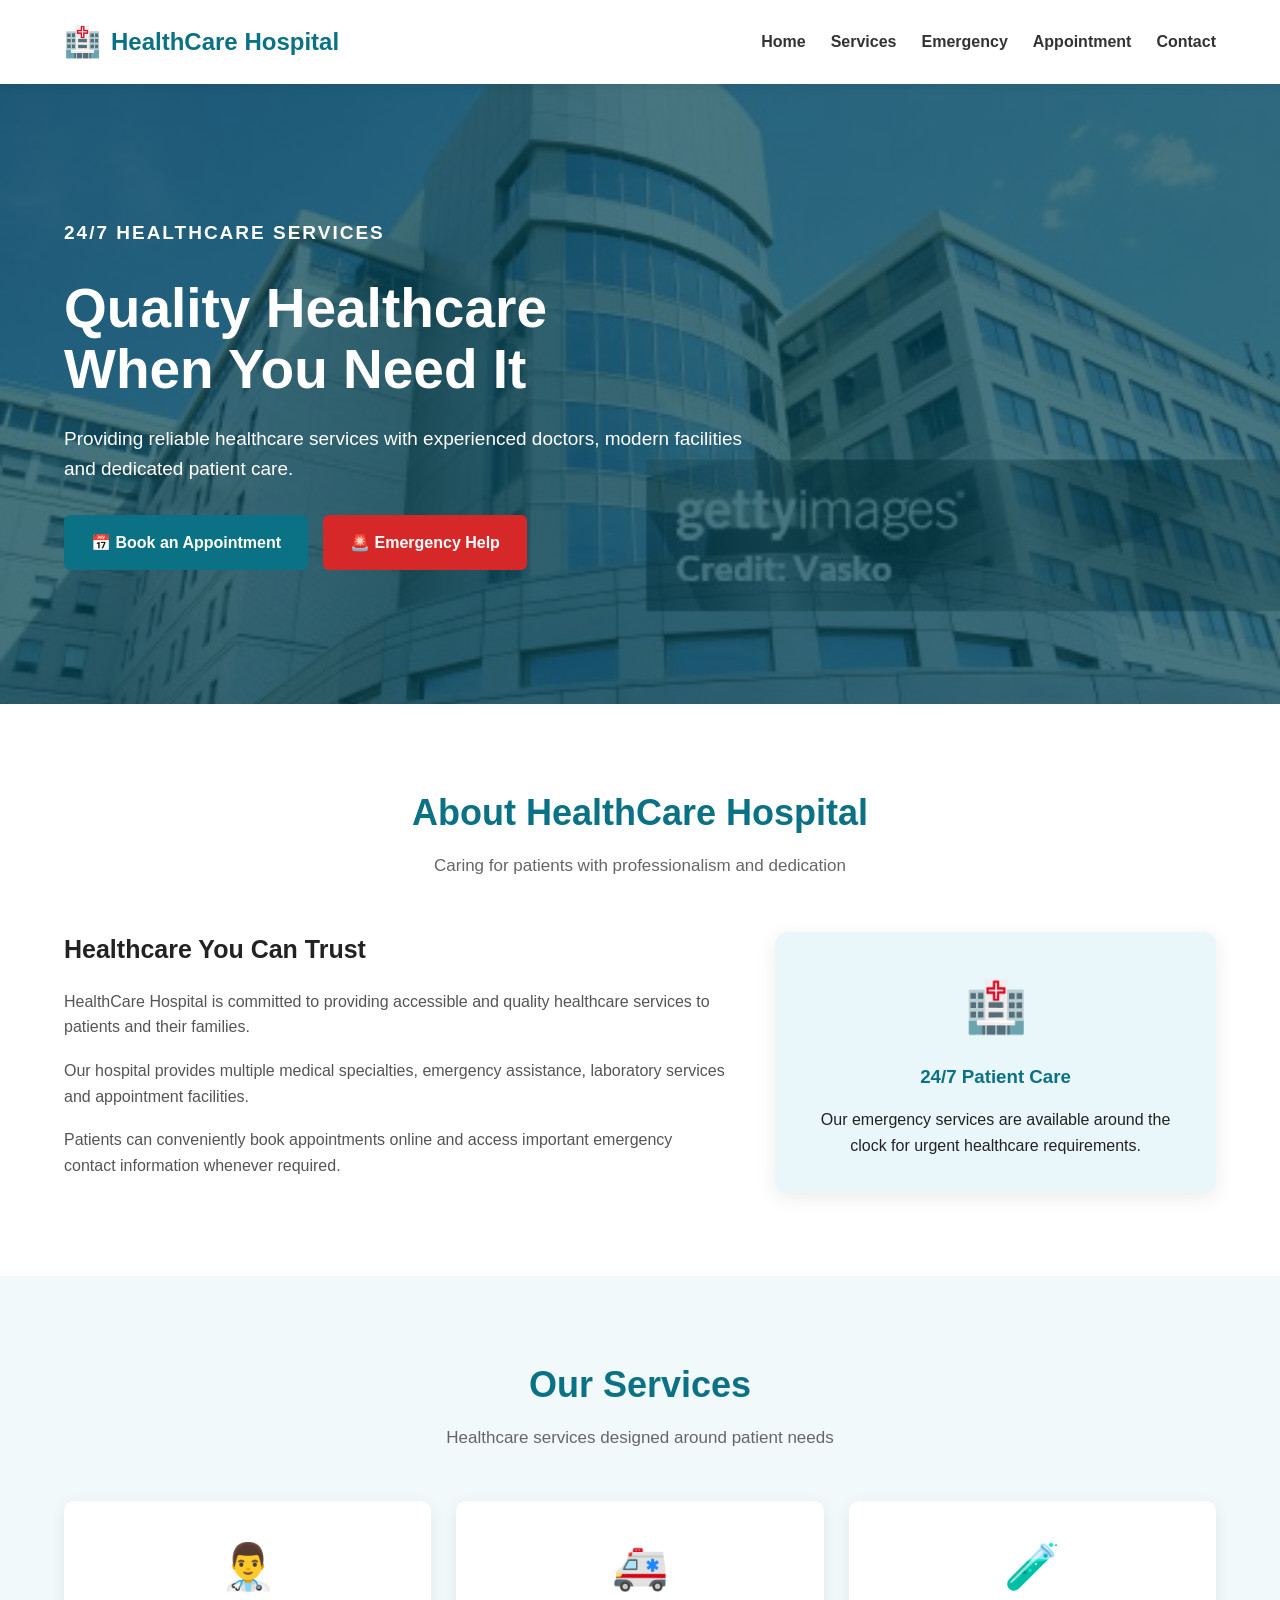
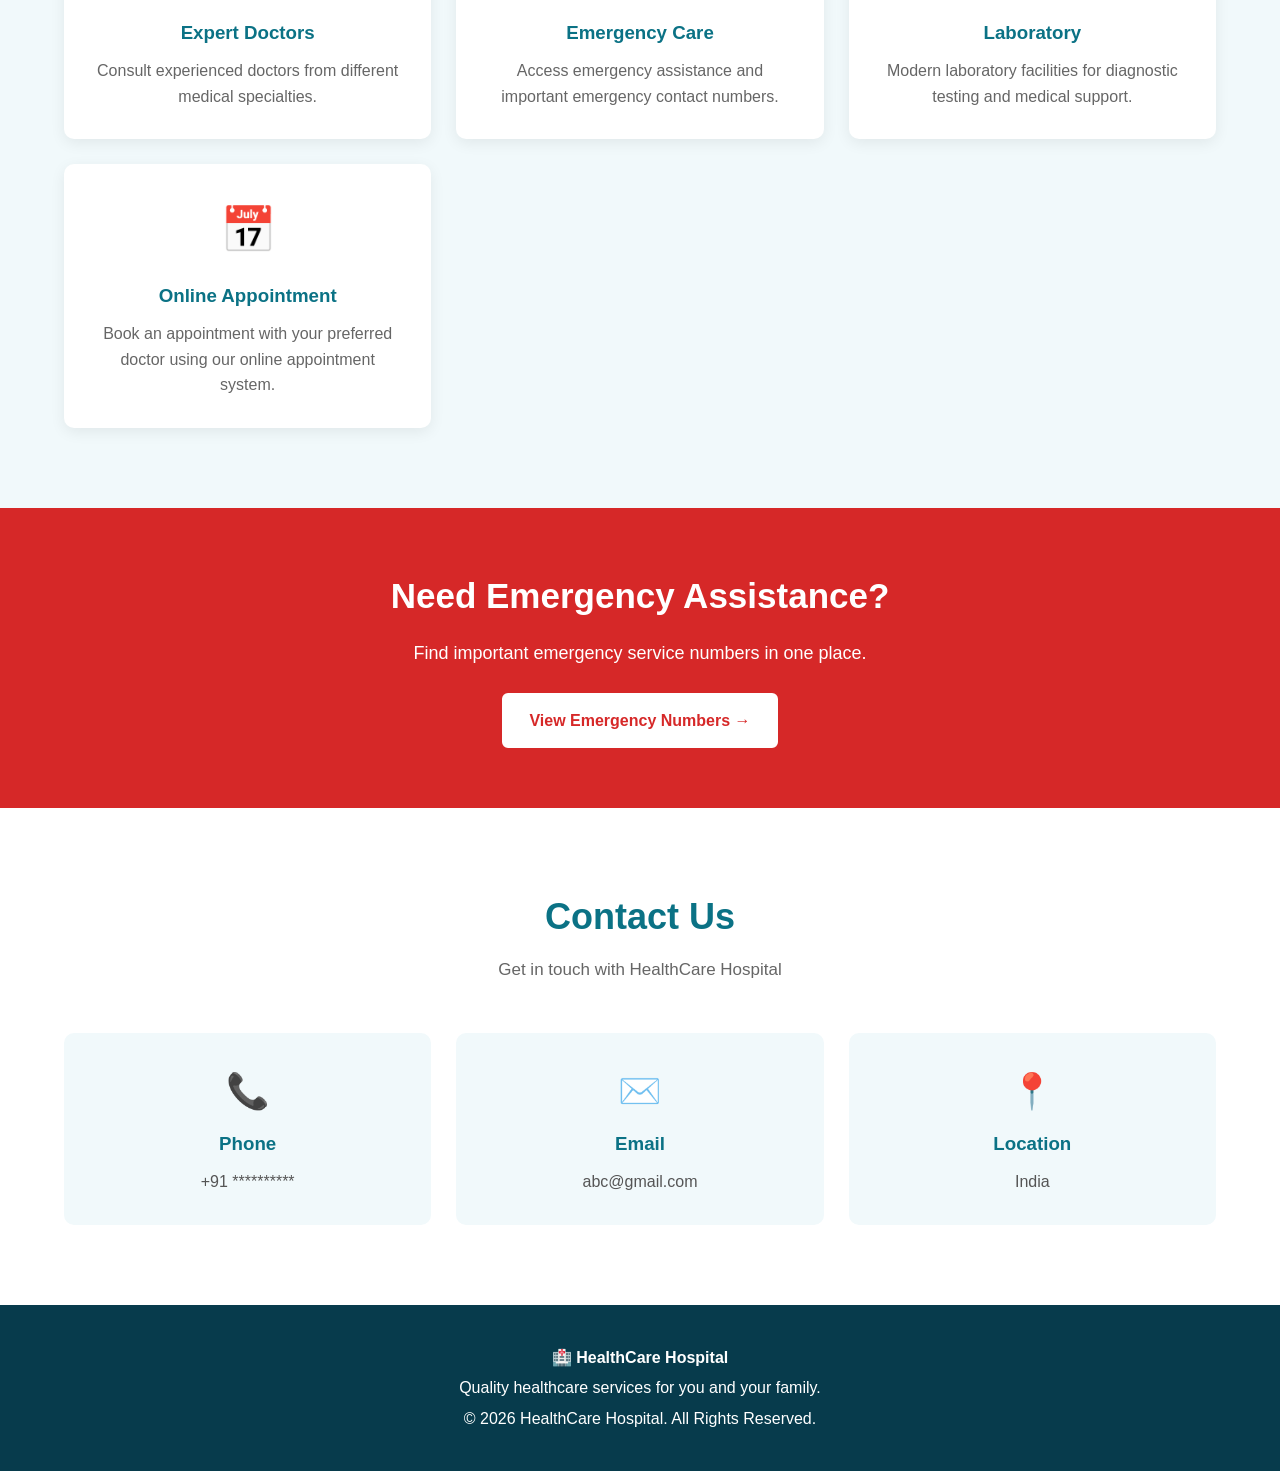
<file: index.html>
<!DOCTYPE html>
<html lang="en">
<head>
    <meta charset="UTF-8">
    <meta name="viewport" content="width=device-width, initial-scale=1.0">
    <title>HealthCare Hospital - Home</title>
    <link rel="stylesheet" href="style.css">
</head>
<body>

    <!-- Header -->
    <header>
        <div class="header-container">
            <div class="logo">
                <span class="logo-icon">🏥</span> HealthCare Hospital
            </div>
            <nav>
                <a href="index.html">Home</a>
                <a href="#services">Services</a>
                <a href="emergency.html">Emergency</a>
                <a href="appointement.html">Appointment</a>
                <a href="#contact">Contact</a>
            </nav>
        </div>
    </header>

    <!-- Hero -->
    <section class="hero">
        <div class="hero-content">
            <p class="hero-small-text">24/7 HEALTHCARE SERVICES</p>
            <h1>Quality Healthcare<br>When You Need It</h1>
            <p>
                Providing reliable healthcare services with experienced
                doctors, modern facilities and dedicated patient care.
            </p>
            <div class="hero-buttons">
                <a href="appointement.html" class="btn primary-btn">
                    📅 Book an Appointment
                </a>
                <a href="emergency.html" class="btn emergency-btn">
                    🚨 Emergency Help
                </a>
            </div>
        </div>
    </section>

    <!-- About -->
    <section class="about">
        <div class="container">
            <div class="section-title">
                <h2>About HealthCare Hospital</h2>
                <p>Caring for patients with professionalism and dedication</p>
            </div>

            <div class="about-grid">
                <div class="about-text">
                    <h3>Healthcare You Can Trust</h3>
                    <p>
                        HealthCare Hospital is committed to providing
                        accessible and quality healthcare services to
                        patients and their families.
                    </p>
                    <p>
                        Our hospital provides multiple medical specialties,
                        emergency assistance, laboratory services and
                        appointment facilities.
                    </p>
                    <p>
                        Patients can conveniently book appointments online
                        and access important emergency contact information
                        whenever required.
                    </p>
                </div>

                <div class="about-card">
                    <div class="about-icon">🏥</div>
                    <h3>24/7 Patient Care</h3>
                    <p>
                        Our emergency services are available around the clock
                        for urgent healthcare requirements.
                    </p>
                </div>
            </div>
        </div>
    </section>

    <!-- Services -->
    <section class="services-section" id="services">
        <div class="container">
            <div class="section-title">
                <h2>Our Services</h2>
                <p>Healthcare services designed around patient needs</p>
            </div>

            <div class="services-grid">
                <div class="card">
                    <div class="card-icon">👨‍⚕️</div>
                    <h3>Expert Doctors</h3>
                    <p>
                        Consult experienced doctors from different
                        medical specialties.
                    </p>
                </div>

                <div class="card">
                    <div class="card-icon">🚑</div>
                    <h3>Emergency Care</h3>
                    <p>
                        Access emergency assistance and important
                        emergency contact numbers.
                    </p>
                </div>

                <div class="card">
                    <div class="card-icon">🧪</div>
                    <h3>Laboratory</h3>
                    <p>
                        Modern laboratory facilities for diagnostic
                        testing and medical support.
                    </p>
                </div>

                <div class="card">
                    <div class="card-icon">📅</div>
                    <h3>Online Appointment</h3>
                    <p>
                        Book an appointment with your preferred doctor
                        using our online appointment system.
                    </p>
                </div>
            </div>
        </div>
    </section>

    <!-- Emergency CTA -->
    <section class="emergency-banner">
        <div>
            <h2>Need Emergency Assistance?</h2>
            <p>Find important emergency service numbers in one place.</p>
        </div>
        <a href="emergency.html" class="btn">
            View Emergency Numbers →
        </a>
    </section>

    <!-- Contact -->
    <section class="contact-section" id="contact">
        <div class="container">
            <div class="section-title">
                <h2>Contact Us</h2>
                <p>Get in touch with HealthCare Hospital</p>
            </div>

            <div class="contact-grid">
                <div class="contact-card">
                    <span>📞</span>
                    <h3>Phone</h3>
                    <p>+91 **********</p>
                </div>

                <div class="contact-card">
                    <span>✉️</span>
                    <h3>Email</h3>
                    <p>abc@gmail.com</p>
                </div>

                <div class="contact-card">
                    <span>📍</span>
                    <h3>Location</h3>
                    <p>India</p>
                </div>
            </div>
        </div>
    </section>

    <!-- Footer -->
    <footer>
        <p><strong>🏥 HealthCare Hospital</strong></p>
        <p>Quality healthcare services for you and your family.</p>
        <p>© 2026 HealthCare Hospital. All Rights Reserved.</p>
    </footer>

</body>
</html>
</file>
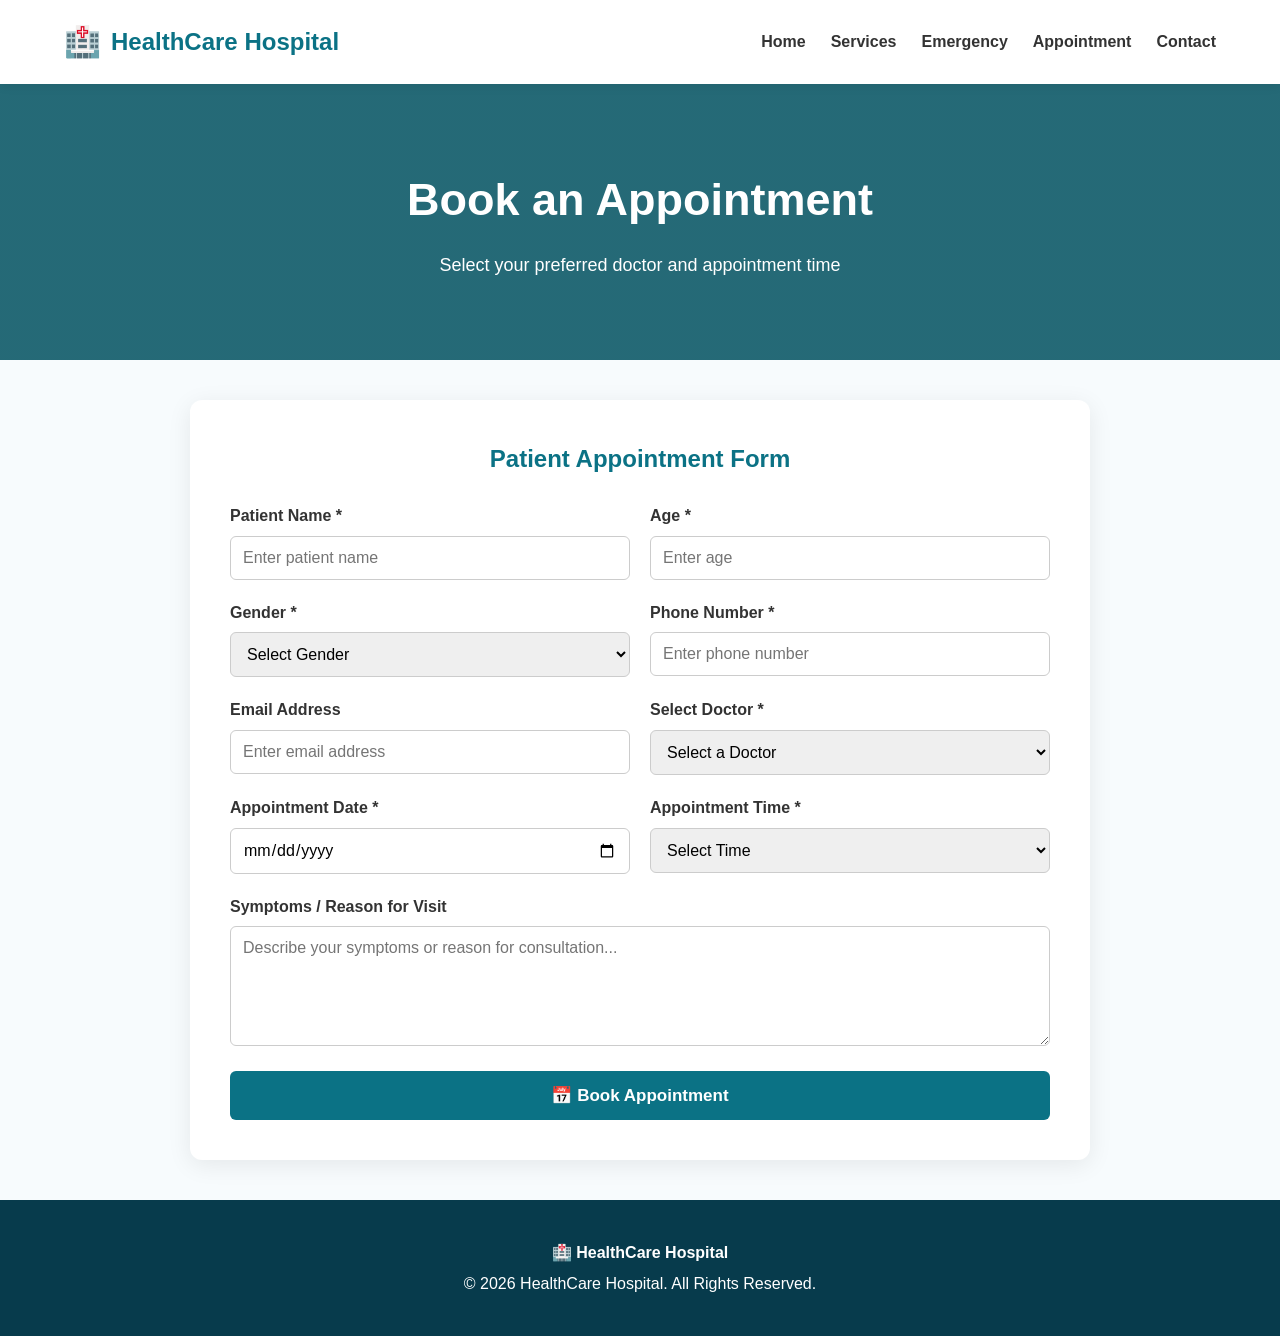
<file: appointement.html>
<!DOCTYPE html>
<html lang="en">
<head>
    <meta charset="UTF-8">
    <meta name="viewport" content="width=device-width, initial-scale=1.0">
    <title>HealthCare Hospital - Appointment</title>
    <link rel="stylesheet" href="style.css">
</head>
<body>

    <!-- Header -->
    <header>
        <div class="header-container">
            <div class="logo">
                <span class="logo-icon">🏥</span> HealthCare Hospital
            </div>
            <nav>
                <a href="index.html">Home</a>
                <a href="index.html#services">Services</a>
                <a href="emergency.html">Emergency</a>
                <a href="appointement.html">Appointment</a>
                <a href="index.html#contact">Contact</a>
            </nav>
        </div>
    </header>

    <!-- Appointment Hero -->
    <section class="page-hero">
        <h1>Book an Appointment</h1>
        <p>Select your preferred doctor and appointment time</p>
    </section>

    <!-- Appointment -->
    <main class="container">
        <div class="appointment-box">
            <h2>Patient Appointment Form</h2>

            <form id="appointmentForm">
                <div class="form-grid">

                    <!-- Patient Name -->
                    <div class="form-group">
                        <label for="patientName">Patient Name *</label>
                        <input type="text" id="patientName" placeholder="Enter patient name" required>
                    </div>

                    <!-- Age -->
                    <div class="form-group">
                        <label for="age">Age *</label>
                        <input type="number" id="age" placeholder="Enter age" min="1" max="120" required>
                    </div>

                    <!-- Gender -->
                    <div class="form-group">
                        <label for="gender">Gender *</label>
                        <select id="gender" required>
                            <option value="">Select Gender</option>
                            <option value="Male">Male</option>
                            <option value="Female">Female</option>
                            <option value="Other">Other</option>
                        </select>
                    </div>

                    <!-- Phone -->
                    <div class="form-group">
                        <label for="phone">Phone Number *</label>
                        <input type="tel" id="phone" placeholder="Enter phone number" pattern="[0-9]{10}" maxlength="10" required>
                    </div>

                    <!-- Email -->
                    <div class="form-group">
                        <label for="email">Email Address</label>
                        <input type="email" id="email" placeholder="Enter email address">
                    </div>

                    <!-- Doctor -->
                    <div class="form-group">
                        <label for="doctor">Select Doctor *</label>
                        <select id="doctor" required>
                            <option value="">Select a Doctor</option>
                            <option value="Dr. Rajesh Kumar" data-specialty="Cardiologist" data-time="10:00 AM - 2:00 PM">
                                Dr. Rajesh Kumar - Cardiologist
                            </option>
                            <option value="Dr. Priya Sharma" data-specialty="Dermatologist" data-time="9:00 AM - 1:00 PM">
                                Dr. Priya Sharma - Dermatologist
                            </option>
                            <option value="Dr. Amit Patel" data-specialty="Neurologist" data-time="2:00 PM - 6:00 PM">
                                Dr. Amit Patel - Neurologist
                            </option>
                            <option value="Dr. Sneha Reddy" data-specialty="Pediatrician" data-time="10:00 AM - 4:00 PM">
                                Dr. Sneha Reddy - Pediatrician
                            </option>
                            <option value="Dr. Kayum" data-specialty="Orthopedic Surgeon" data-time="11:00 AM - 5:00 PM">
                                Dr. Kayum - Orthopedic Surgeon
                            </option>
                        </select>
                    </div>

                    <!-- Doctor Information -->
                    <div class="doctor-info form-group full-width" id="doctorInfo">
                        <h4 id="doctorSpecialty"></h4>
                        <p id="doctorTime"></p>
                    </div>

                    <!-- Date -->
                    <div class="form-group">
                        <label for="date">Appointment Date *</label>
                        <input type="date" id="date" required>
                    </div>

                    <!-- Time -->
                    <div class="form-group">
                        <label for="time">Appointment Time *</label>
                        <select id="time" required>
                            <option value="">Select Time</option>
                            <option value="09:00 AM">09:00 AM</option>
                            <option value="10:00 AM">10:00 AM</option>
                            <option value="11:00 AM">11:00 AM</option>
                            <option value="12:00 PM">12:00 PM</option>
                            <option value="01:00 PM">01:00 PM</option>
                            <option value="02:00 PM">02:00 PM</option>
                            <option value="03:00 PM">03:00 PM</option>
                            <option value="04:00 PM">04:00 PM</option>
                            <option value="05:00 PM">05:00 PM</option>
                        </select>
                    </div>

                    <!-- Symptoms -->
                    <div class="form-group full-width">
                        <label for="symptoms">Symptoms / Reason for Visit</label>
                        <textarea id="symptoms" placeholder="Describe your symptoms or reason for consultation..."></textarea>
                    </div>

                </div>

                <button type="submit" class="submit-btn">📅 Book Appointment</button>
            </form>
        </div>
    </main>
    </div>
    <!-- Success Popup -->
<div class="popup" id="successPopup">
    <div class="popup-content">

        <div class="popup-icon">✓</div>

        <h2>Appointment Booked!</h2>

        <p class="popup-subtitle">
            Your appointment has been successfully confirmed.
        </p>

        <div class="popup-details" id="popupDetails"></div>

        <button class="popup-btn" id="closePopupBtn">
            OK, Got It
        </button>

    </div>
</div>

    <!-- Footer -->
    <footer>
        <p><strong>🏥 HealthCare Hospital</strong></p>
        <p>© 2026 HealthCare Hospital. All Rights Reserved.</p>
    </footer>

    <script src="script.js"></script>

</body>
</html>
</file>
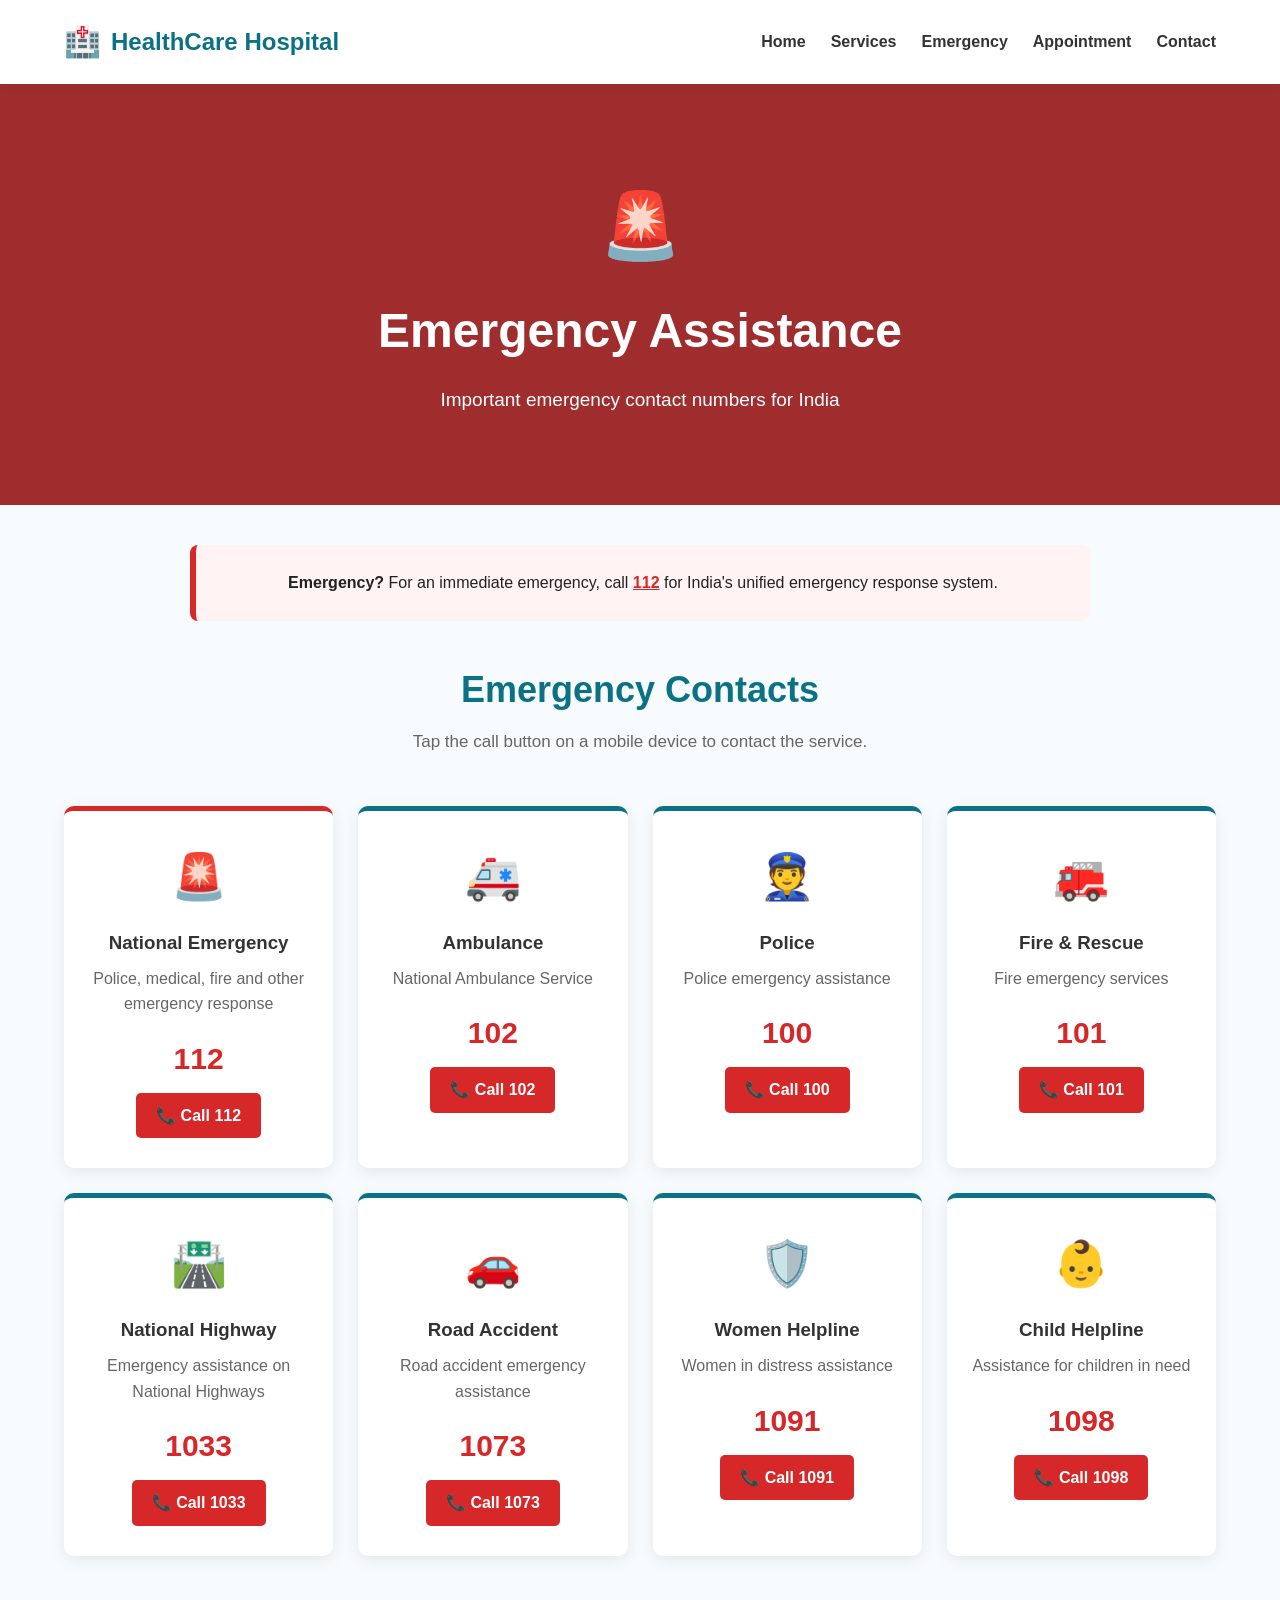
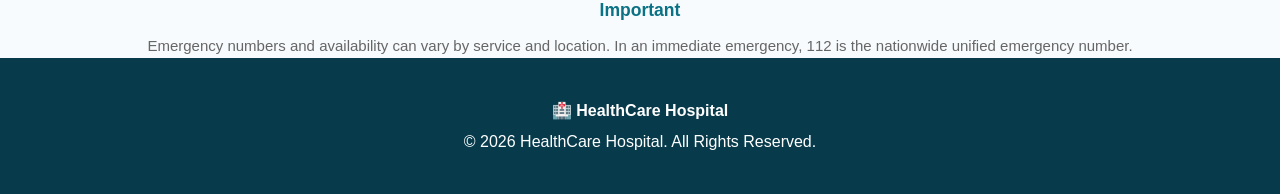
<file: emergency.html>
<!DOCTYPE html>
<html lang="en">
<head>
    <meta charset="UTF-8">
    <meta name="viewport" content="width=device-width, initial-scale=1.0">
    <title>HealthCare Hospital - Emergency</title>
    <link rel="stylesheet" href="style.css">
</head>
<body>

    <!-- Header -->
    <header>
        <div class="header-container">
            <div class="logo">
                <span class="logo-icon">🏥</span> HealthCare Hospital
            </div>
            <nav>
                <a href="index.html">Home</a>
                <a href="index.html#services">Services</a>
                <a href="emergency.html">Emergency</a>
                <a href="appointement.html">Appointment</a>
                <a href="index.html#contact">Contact</a>
            </nav>
        </div>
    </header>

    <!-- Emergency Hero -->
    <section class="emergency-hero">
        <div>
            <div class="large-emergency-icon">🚨</div>
            <h1>Emergency Assistance</h1>
            <p>Important emergency contact numbers for India</p>
        </div>
    </section>

    <!-- Emergency Information -->
    <main class="container">
        <div class="emergency-notice">
            <strong>Emergency?</strong>
            <span>For an immediate emergency, call</span>
            <a href="tel:112">112</a>
            <span>for India's unified emergency response system.</span>
        </div>

        <div class="section-title">
            <h2>Emergency Contacts</h2>
            <p>Tap the call button on a mobile device to contact the service.</p>
        </div>

        <div class="emergency-grid">

            <!-- 112 -->
            <div class="emergency-card priority">
                <div class="emergency-card-icon">🚨</div>
                <h3>National Emergency</h3>
                <p>Police, medical, fire and other emergency response</p>
                <div class="emergency-number">112</div>
                <a href="tel:112" class="call-btn">📞 Call 112</a>
            </div>

            <!-- Ambulance -->
            <div class="emergency-card">
                <div class="emergency-card-icon">🚑</div>
                <h3>Ambulance</h3>
                <p>National Ambulance Service</p>
                <div class="emergency-number">102</div>
                <a href="tel:102" class="call-btn">📞 Call 102</a>
            </div>

            <!-- Police -->
            <div class="emergency-card">
                <div class="emergency-card-icon">👮</div>
                <h3>Police</h3>
                <p>Police emergency assistance</p>
                <div class="emergency-number">100</div>
                <a href="tel:100" class="call-btn">📞 Call 100</a>
            </div>

            <!-- Fire -->
            <div class="emergency-card">
                <div class="emergency-card-icon">🚒</div>
                <h3>Fire &amp; Rescue</h3>
                <p>Fire emergency services</p>
                <div class="emergency-number">101</div>
                <a href="tel:101" class="call-btn">📞 Call 101</a>
            </div>

            <!-- Highway -->
            <div class="emergency-card">
                <div class="emergency-card-icon">🛣️</div>
                <h3>National Highway</h3>
                <p>Emergency assistance on National Highways</p>
                <div class="emergency-number">1033</div>
                <a href="tel:1033" class="call-btn">📞 Call 1033</a>
            </div>

            <!-- Road Accident -->
            <div class="emergency-card">
                <div class="emergency-card-icon">🚗</div>
                <h3>Road Accident</h3>
                <p>Road accident emergency assistance</p>
                <div class="emergency-number">1073</div>
                <a href="tel:1073" class="call-btn">📞 Call 1073</a>
            </div>

            <!-- Women -->
            <div class="emergency-card">
                <div class="emergency-card-icon">🛡️</div>
                <h3>Women Helpline</h3>
                <p>Women in distress assistance</p>
                <div class="emergency-number">1091</div>
                <a href="tel:1091" class="call-btn">📞 Call 1091</a>
            </div>

            <!-- Child -->
            <div class="emergency-card">
                <div class="emergency-card-icon">👶</div>
                <h3>Child Helpline</h3>
                <p>Assistance for children in need</p>
                <div class="emergency-number">1098</div>
                <a href="tel:1098" class="call-btn">📞 Call 1098</a>
            </div>

        </div>

        <div class="emergency-footer-note">
            <h3>Important</h3>
            <p>
                Emergency numbers and availability can vary by service
                and location. In an immediate emergency, 112 is the
                nationwide unified emergency number.
            </p>
        </div>
    </main>

    <!-- Footer -->
    <footer>
        <p><strong>🏥 HealthCare Hospital</strong></p>
        <p>© 2026 HealthCare Hospital. All Rights Reserved.</p>
    </footer>

</body>
</html>
</file>
<file: style.css>
/* ================================
   GLOBAL STYLES
================================ */
* {
    margin: 0;
    padding: 0;
    box-sizing: border-box;
}

html {
    scroll-behavior: smooth;
}

body {
    font-family: Arial, Helvetica, sans-serif;
    line-height: 1.6;
    color: #222;
    background-color: #f7fbfd;
}

a {
    text-decoration: none;
}

.container {
    width: 90%;
    max-width: 1200px;
    margin: auto;
}

/* ================================
   HEADER
================================ */
header {
    background: #ffffff;
    padding: 18px 0;
    box-shadow: 0 2px 10px rgba(0, 0, 0, 0.08);
    position: sticky;
    top: 0;
    z-index: 1000;
}

.header-container {
    width: 90%;
    max-width: 1200px;
    margin: auto;
    display: flex;
    justify-content: space-between;
    align-items: center;
}

.logo {
    display: flex;
    align-items: center;
    gap: 10px;
    color: #0b7285;
    font-size: 24px;
    font-weight: bold;
}

.logo-icon {
    font-size: 30px;
}

nav {
    display: flex;
    gap: 25px;
}

nav a {
    color: #333;
    font-weight: 600;
    transition: 0.3s;
}

nav a:hover {
    color: #0b7285;
}

/* ================================
   HERO
================================ */
.hero {
    min-height: 620px;
    background:
        linear-gradient(rgba(0, 65, 80, 0.72), rgba(0, 65, 80, 0.72)),
        url("images/gettyimages-173799627-170667a.jpg");
    background-size: cover;
    background-position: center;
    display: flex;
    align-items: center;
    color: white;
    padding: 80px 0;
}

.hero-content {
    width: 90%;
    max-width: 1200px;
    margin: auto;
}

.hero-small-text {
    font-size: 18px;
    font-weight: bold;
    letter-spacing: 2px;
    margin-bottom: 15px;
}

.hero h1 {
    font-size: 55px;
    line-height: 1.1;
    max-width: 650px;
    margin-bottom: 25px;
}

.hero p {
    font-size: 19px;
    max-width: 700px;
    margin-bottom: 30px;
}

.hero-buttons {
    margin-top: 30px;
    display: flex;
    gap: 15px;
    flex-wrap: wrap;
}

/* ================================
   BUTTONS
================================ */
.btn {
    display: inline-block;
    padding: 13px 25px;
    border-radius: 6px;
    background: #0b7285;
    color: white;
    font-weight: bold;
    border: 2px solid #0b7285;
    transition: 0.3s;
    cursor: pointer;
}

.btn:hover {
    background: #095c6b;
    border-color: #095c6b;
    transform: translateY(-2px);
}

.primary-btn {
    background: #0b7285;
    border-color: #0b7285;
    color: white;
}

.primary-btn:hover {
    background: #095c6b;
}

.emergency-btn {
    background: #d62828;
    border-color: #d62828;
    color: white;
}

.emergency-btn:hover {
    background: #b51f1f;
    border-color: #b51f1f;
}

/* ================================
   SECTION COMMON STYLES
================================ */
section {
    padding: 80px 0;
}

.section-title {
    text-align: center;
    margin-bottom: 50px;
}

.section-title h2 {
    font-size: 36px;
    color: #0b7285;
    margin-bottom: 10px;
}

.section-title p {
    color: #666;
    font-size: 17px;
}

/* ================================
   ABOUT SECTION
================================ */
.about {
    background: white;
}

.about-grid {
    display: grid;
    grid-template-columns: 1.5fr 1fr;
    gap: 50px;
    align-items: center;
}

.about-text h3 {
    font-size: 25px;
    margin-bottom: 20px;
}

.about-text p {
    margin-bottom: 18px;
    color: #555;
}

.about-card {
    background: #e9f7fa;
    padding: 35px;
    border-radius: 12px;
    text-align: center;
    box-shadow: 0 5px 20px rgba(0, 0, 0, 0.08);
}

.about-card h3 {
    color: #0b7285;
    margin: 15px 0;
}

.about-icon {
    font-size: 50px;
}

/* ================================
   SERVICES
================================ */
.services-section {
    background: #f1f9fb;
}

.services-grid {
    display: grid;
    grid-template-columns: repeat(3, 1fr);
    gap: 25px;
}

.card {
    background: white;
    padding: 30px;
    border-radius: 10px;
    text-align: center;
    box-shadow: 0 4px 15px rgba(0, 0, 0, 0.07);
    transition: 0.3s;
}

.card:hover {
    transform: translateY(-5px);
    box-shadow: 0 8px 25px rgba(0, 0, 0, 0.12);
}

.card-icon {
    font-size: 45px;
    margin-bottom: 15px;
}

.card h3 {
    color: #0b7285;
    margin-bottom: 10px;
}

.card p {
    color: #666;
}

/* ================================
   EMERGENCY BANNER
================================ */
.emergency-banner {
    background: #d62828;
    color: white;
    padding: 60px 20px;
    text-align: center;
}

.emergency-banner h2 {
    font-size: 35px;
    margin-bottom: 15px;
}

.emergency-banner p {
    font-size: 18px;
    margin-bottom: 25px;
}

.emergency-banner .btn {
    background: white;
    color: #d62828;
    border-color: white;
}

.emergency-banner .btn:hover {
    background: #f5f5f5;
}

/* ================================
   CONTACT
================================ */
.contact-section {
    background: white;
}

.contact-grid {
    display: grid;
    grid-template-columns: repeat(3, 1fr);
    gap: 25px;
}

.contact-card {
    padding: 30px;
    background: #f1f9fb;
    border-radius: 10px;
    text-align: center;
}

.contact-card span {
    font-size: 35px;
    display: block;
    margin-bottom: 10px;
}

.contact-card h3 {
    color: #0b7285;
    margin-bottom: 10px;
}

.contact-card p {
    color: #555;
}

/* ================================
   PAGE HERO
================================ */
.page-hero {
    background: linear-gradient(rgba(0, 80, 95, 0.85), rgba(0, 80, 95, 0.85));
    color: white;
    text-align: center;
    padding: 80px 20px;
}

.page-hero h1 {
    font-size: 45px;
    margin-bottom: 15px;
}

.page-hero p {
    font-size: 18px;
}

/* ================================
   APPOINTMENT SECTION
================================ */
.appointment-section {
    padding: 70px 0;
    background: #f7fbfd;
}

.appointment-box {
    background: white;
    max-width: 900px;
    margin: 40px auto;
    padding: 40px;
    border-radius: 12px;
    box-shadow: 0 5px 25px rgba(0, 0, 0, 0.08);
}

.appointment-box h2 {
    color: #0b7285;
    margin-bottom: 25px;
    text-align: center;
}

/* ================================
   FORM
================================ */
.form-grid {
    display: grid;
    grid-template-columns: 1fr 1fr;
    gap: 20px;
}

.form-group {
    display: flex;
    flex-direction: column;
}

.form-group.full-width {
    grid-column: 1 / -1;
}

.form-group label {
    margin-bottom: 7px;
    font-weight: bold;
    color: #333;
}

.form-group input,
.form-group select,
.form-group textarea {
    width: 100%;
    padding: 12px;
    border: 1px solid #ccc;
    border-radius: 6px;
    font-size: 16px;
    font-family: inherit;
}

.form-group textarea {
    min-height: 120px;
    resize: vertical;
}

.form-group input:focus,
.form-group select:focus,
.form-group textarea:focus {
    outline: none;
    border-color: #0b7285;
    box-shadow: 0 0 0 3px rgba(11, 114, 133, 0.12);
}

.submit-btn {
    width: 100%;
    padding: 14px;
    margin-top: 25px;
    border: none;
    border-radius: 6px;
    background: #0b7285;
    color: white;
    font-size: 17px;
    font-weight: bold;
    cursor: pointer;
    transition: 0.3s;
}

.submit-btn:hover {
    background: #095c6b;
}

/* ================================
   DOCTOR INFORMATION
================================ */
.doctor-info {
    margin-top: 15px;
    padding: 15px;
    background: #e9f7fa;
    border-left: 4px solid #0b7285;
    border-radius: 5px;
    display: none;
}

.doctor-info h4 {
    color: #0b7285;
    margin-bottom: 5px;
}

.doctor-info p {
    color: #555;
}

/* ================================
   POPUP
================================ */
.popup {
    position: fixed;
    top: 0;
    left: 0;
    width: 100%;
    height: 100%;
    background: rgba(0, 0, 0, 0.6);
    display: none;
    justify-content: center;
    align-items: center;
    z-index: 2000;
}

.popup-content {
    background: white;
    width: 90%;
    max-width: 500px;
    padding: 40px;
    border-radius: 12px;
    text-align: center;
    position: relative;
    box-shadow: 0 10px 40px rgba(0, 0, 0, 0.2);
}

.success-icon {
    font-size: 60px;
    margin-bottom: 15px;
    color: #0b7285;
}

.popup-content h2 {
    color: #0b7285;
    margin-bottom: 15px;
}

.popup-content p {
    color: #555;
    margin-bottom: 25px;
}

.close-btn {
    display: inline-block;
    padding: 10px 25px;
    background: #0b7285;
    color: white;
    border-radius: 5px;
    border: none;
    cursor: pointer;
    font-weight: bold;
}

.close-btn:hover {
    background: #095c6b;
}

/* ================================
   EMERGENCY PAGE
================================ */
.emergency-hero {
    background: linear-gradient(rgba(140, 0, 0, 0.82), rgba(140, 0, 0, 0.82));
    color: white;
    text-align: center;
    padding: 90px 20px;
}

.emergency-hero h1 {
    font-size: 48px;
    margin-bottom: 15px;
}

.emergency-hero p {
    font-size: 19px;
}

.emergency-notice {
    max-width: 900px;
    margin: 40px auto;
    padding: 25px;
    background: #fff3f3;
    border-left: 6px solid #d62828;
    border-radius: 8px;
    text-align: center;
}

.emergency-notice a {
    color: #d62828;
    font-weight: bold;
    text-decoration: underline;
}

.emergency-grid {
    display: grid;
    grid-template-columns: repeat(4, 1fr);
    gap: 25px;
    margin-top: 40px;
}

.emergency-card {
    background: white;
    padding: 30px 20px;
    text-align: center;
    border-radius: 10px;
    box-shadow: 0 4px 15px rgba(0, 0, 0, 0.08);
    border-top: 5px solid #0b7285;
    transition: 0.3s;
}

.emergency-card:hover {
    transform: translateY(-5px);
}

.emergency-card.priority {
    border-top-color: #d62828;
}

.emergency-card-icon {
    font-size: 45px;
    margin-bottom: 15px;
}

.emergency-card h3 {
    margin-bottom: 8px;
    color: #333;
}

.emergency-number {
    font-size: 30px;
    font-weight: bold;
    color: #d62828;
    margin: 10px 0;
}

.emergency-card p {
    color: #666;
    margin-bottom: 18px;
}

.call-btn {
    display: inline-block;
    padding: 10px 20px;
    background: #d62828;
    color: white;
    border-radius: 5px;
    font-weight: bold;
    transition: 0.3s;
}

.call-btn:hover {
    background: #b51f1f;
}

.large-emergency-icon {
    font-size: 65px;
    margin-bottom: 15px;
}

.emergency-footer-note {
    text-align: center;
    margin-top: 40px;
    color: #666;
    font-size: 15px;
}

.emergency-footer-note h3 {
    color: #0b7285;
    margin-bottom: 10px;
}

/* ================================
   FOOTER
================================ */
footer {
    background: #073b4c;
    color: white;
    padding: 35px 0;
    text-align: center;
}

footer p {
    margin: 5px 0;
}

footer a {
    color: #ffffff;
}

footer a:hover {
    text-decoration: underline;
}

/* ================================
   RESPONSIVE DESIGN
================================ */
@media (max-width: 900px) {
    .services-grid {
        grid-template-columns: repeat(2, 1fr);
    }

    .contact-grid {
        grid-template-columns: repeat(2, 1fr);
    }

    .emergency-grid {
        grid-template-columns: repeat(2, 1fr);
    }

    .about-grid {
        grid-template-columns: 1fr;
    }

    .hero h1 {
        font-size: 45px;
    }
}

@media (max-width: 650px) {
    header {
        position: static;
    }

    .header-container {
        flex-direction: column;
        gap: 15px;
    }

    nav {
        flex-wrap: wrap;
        justify-content: center;
        gap: 12px;
    }

    .hero {
        min-height: 550px;
    }

    .hero h1 {
        font-size: 38px;
    }

    .hero p {
        font-size: 16px;
    }

    .page-hero h1,
    .emergency-hero h1 {
        font-size: 35px;
    }

    .services-grid,
    .contact-grid,
    .emergency-grid {
        grid-template-columns: 1fr;
    }

    .form-grid {
        grid-template-columns: 1fr;
    }

    .form-group.full-width {
        grid-column: auto;
    }

    .appointment-box {
        padding: 25px;
    }

    section {
        padding: 55px 0;
    }
}
/* ================================
   COLORFUL POPUP
================================ */
.popup {
    position: fixed;
    top: 0;
    left: 0;
    width: 100%;
    height: 100%;
    background: rgba(0, 30, 40, 0.7);
    backdrop-filter: blur(4px);
    display: none;
    justify-content: center;
    align-items: center;
    z-index: 2000;
    padding: 20px;
}

.popup.active {
    display: flex;
    animation: fadeIn 0.3s ease;
}

@keyframes fadeIn {
    from { opacity: 0; }
    to   { opacity: 1; }
}

.popup-content {
    background: #ffffff;
    width: 100%;
    max-width: 480px;
    padding: 40px 30px 30px;
    border-radius: 18px;
    text-align: center;
    position: relative;
    box-shadow: 0 25px 60px rgba(0, 0, 0, 0.35);
    border-top: 6px solid #0b7285;
    animation: popIn 0.4s cubic-bezier(0.34, 1.56, 0.64, 1);
}

@keyframes popIn {
    0%   { transform: scale(0.7); opacity: 0; }
    100% { transform: scale(1);   opacity: 1; }
}

.popup-icon {
    width: 80px;
    height: 80px;
    margin: -80px auto 20px;
    background: linear-gradient(135deg, #10b981, #059669);
    color: white;
    border-radius: 50%;
    display: flex;
    align-items: center;
    justify-content: center;
    font-size: 42px;
    font-weight: bold;
    box-shadow: 0 8px 20px rgba(16, 185, 129, 0.45);
    border: 5px solid #ffffff;
}

.popup-content h2 {
    color: #0b7285;
    font-size: 26px;
    margin-bottom: 8px;
}

.popup-subtitle {
    color: #666;
    font-size: 15px;
    margin-bottom: 25px;
}

.popup-details {
    background: linear-gradient(135deg, #f0fbfd, #e6f7fb);
    border-left: 4px solid #0b7285;
    border-radius: 10px;
    padding: 20px;
    text-align: left;
    margin-bottom: 25px;
}

.popup-details .row {
    display: flex;
    justify-content: space-between;
    align-items: center;
    padding: 8px 0;
    border-bottom: 1px dashed #cfe6ec;
    font-size: 15px;
}

.popup-details .row:last-child {
    border-bottom: none;
}

.popup-details .label {
    color: #0b7285;
    font-weight: 600;
}

.popup-details .value {
    color: #222;
    font-weight: bold;
    text-align: right;
}

.popup-btn {
    width: 100%;
    padding: 14px;
    border: none;
    border-radius: 10px;
    background: linear-gradient(135deg, #0b7285, #0a9bb8);
    color: white;
    font-size: 16px;
    font-weight: bold;
    cursor: pointer;
    transition: 0.3s;
    box-shadow: 0 6px 16px rgba(11, 114, 133, 0.4);
}

.popup-btn:hover {
    transform: translateY(-2px);
    box-shadow: 0 10px 22px rgba(11, 114, 133, 0.55);
}
</file>
